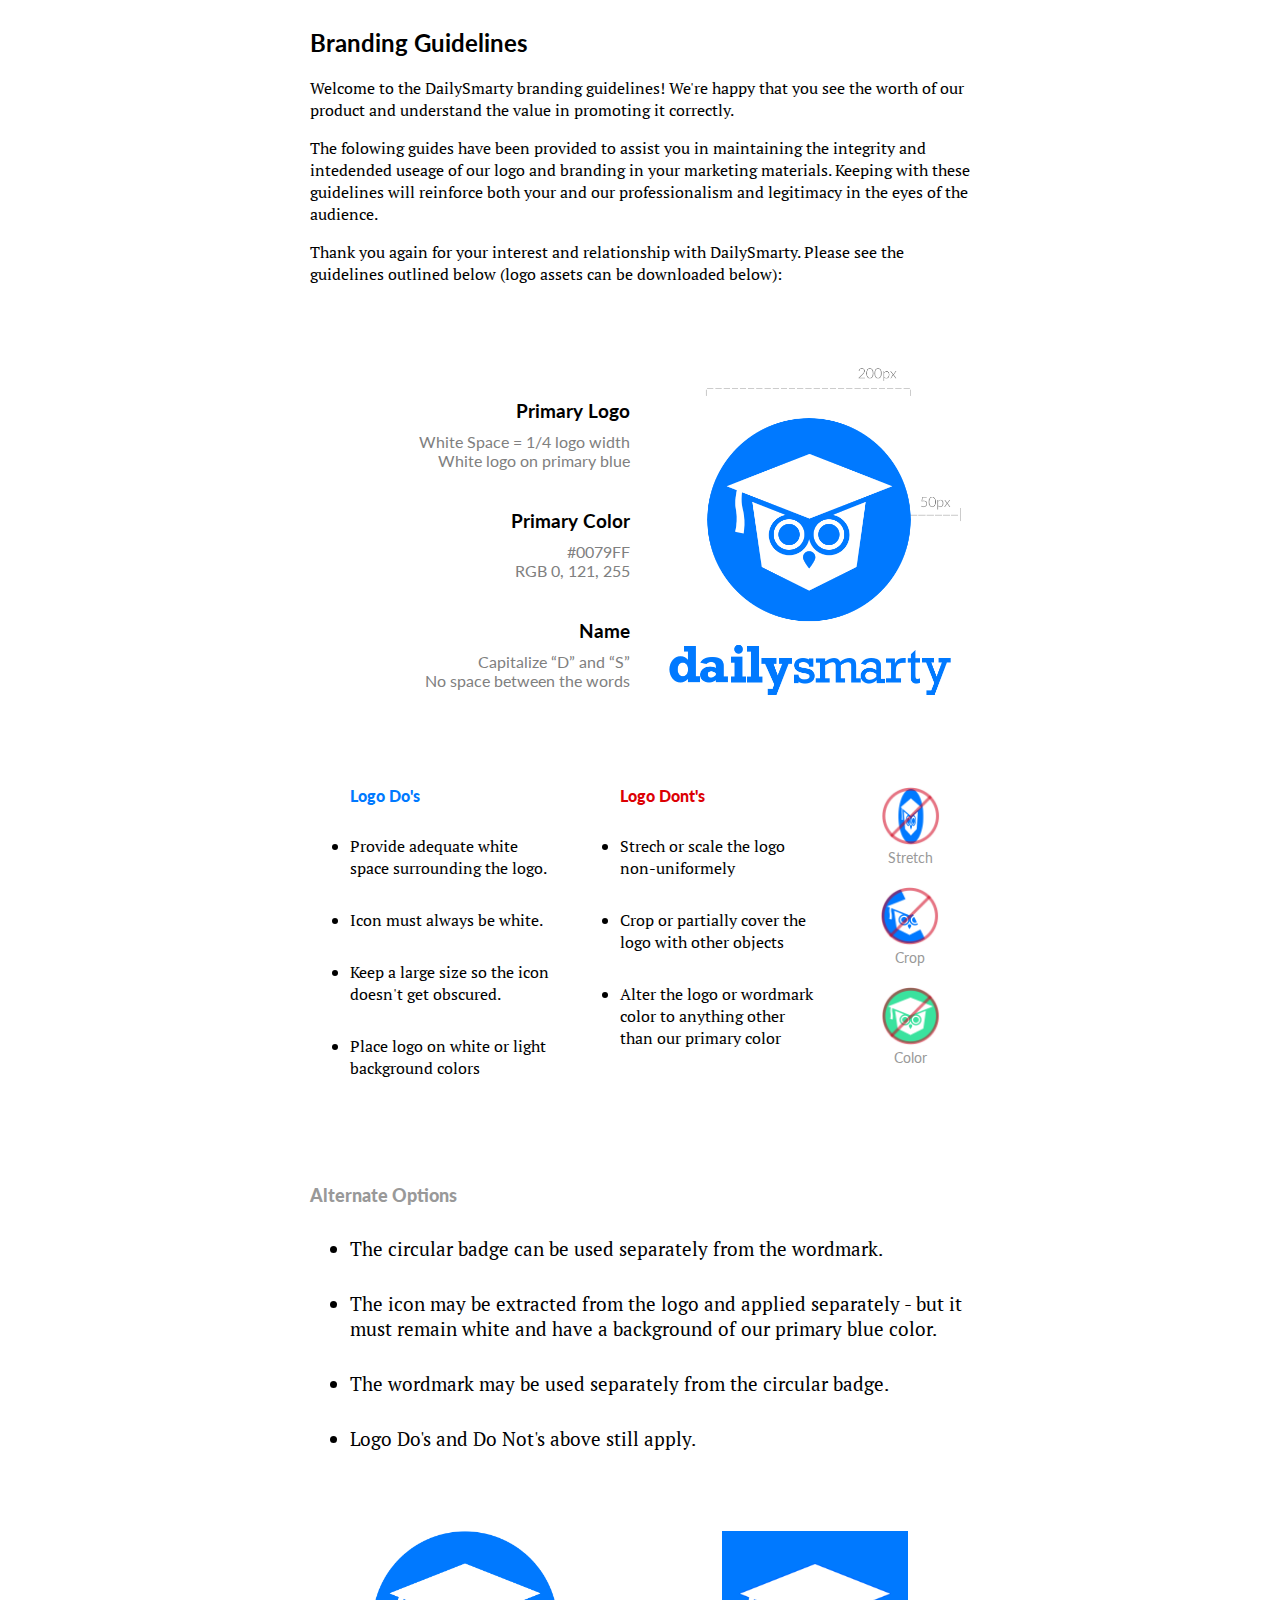
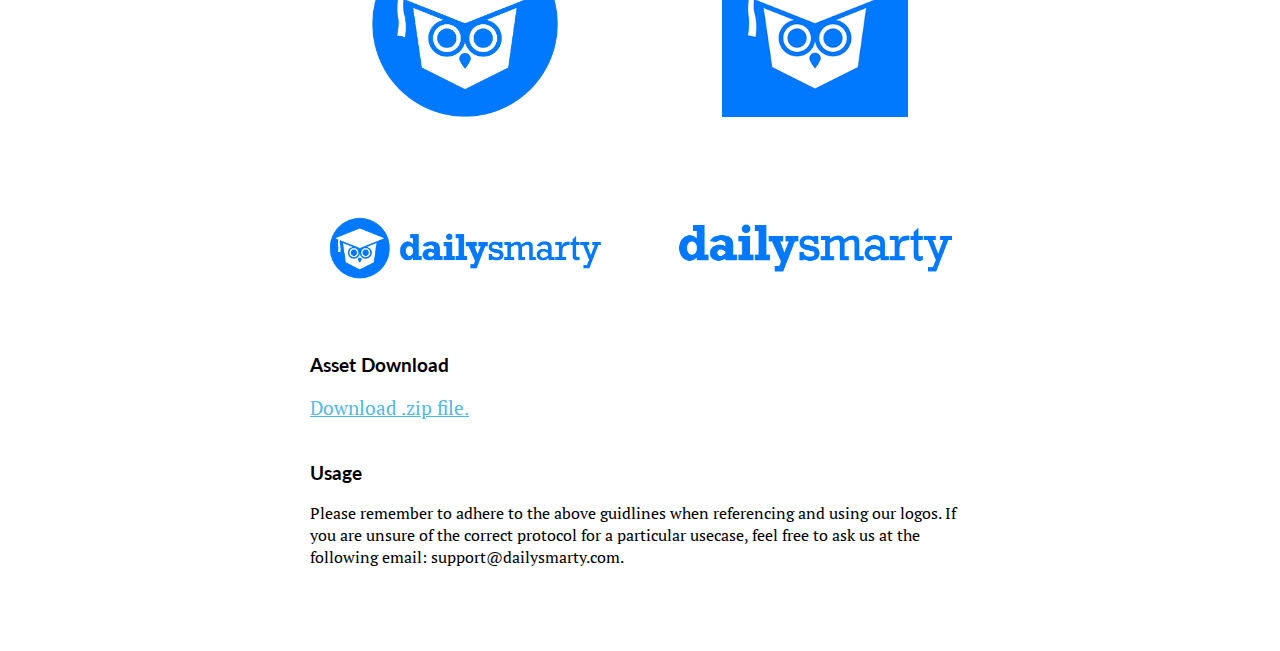
<file: DailySmarty/index.html>
<!DOCTYPE html>
<html lang='en'>

<head>
  <meta charset='UTF-8'>
  <title>CSS Grid</title>
  <link href="https://fonts.googleapis.com/css?family=Lato" rel="stylesheet">
  <link href="https://fonts.googleapis.com/css?family=PT+Serif" rel="stylesheet">

  <style>
    body {
      font-family: 'Lato', sans-serif;
      background-color: #ffffff;
    }
    p,
    li {
      font-family: 'PT Serif', serif;
    }
    .container {
        display: flex;
        justify-content: center;
    }
    .content-wrapper {
        width: 660px;
    }
    .style-details{
        display: grid;
        grid-template-columns: 1fr 1fr;
        grid-gap: 20px;
        margin-top: 75px;
        margin-bottom: 75px;
    }
    .style-details-text {
        text-align: right;
    }
    .style-details-text div{
        color: #808080;
        font-weight: normal;
    }
    .style-details-text h3 {
        margin-top: 40px;
        margin-bottom: 10px;
    }
    .style-details-logo img{
        width: 100%;
    }
    .dos_donts_wrapper{
        margin-top: 75px;
        margin-bottom: 75px;
        display: grid;
        grid-template-columns: 2fr 2fr 1fr;
        grid-gap: 30px;
    }
    .dont_image_box{
        text-align: center;
        margin-bottom: 20px;
    }
    .dont_image_box img{
        width: 50%;
    }
    .dont_image_box div{
        font-size: 14px;
        color: #999999
    }
    .dos_donts_heading{
        font-weight: 900;
        margin-bottom: 20px;
        margin-left: 40px;
    }
    .blue_text{
        color:#0079ff ;
    }
    .red_text{
        color:#dc0004 ;
    }
    .dos_donts_list li{
        margin-top: 30px;
        margin-bottom: 30px;
        font-size: 16px;
    }
    .alternate_options_wrapper {
        margin-top: 75px;
        margin-bottom: 75px;
    }
    .alternate_options_wrapper h3{
        color: #999999;
        font-size: 18px;
        font-weight: 900;
    }
    .alternate_options_wrapper li {
        margin-top: 30px;
        margin-bottom: 30px;
        font-size: 19px;
    }
    .alternate_options_images {
        margin-top: 80px;
        display: grid;
        grid-template-columns: repeat(2, 1fr);
        justify-items: center;
        grid-gap: 100px 40px;
    }
    .image_logos {
        width: 60%;
    }
    .text_logos {
        width: 90%;
    }
    .additional_branding_details {
        margin-top: 75px;
        margin-bottom: 75px;
    }
    .additional_branding_details a{
        color: #4fb8e8;
        font-size: 19px;
    }
    .additional_branding_details p {
        margin-bottom: 42px;
    }
    @media (max-width: 48em) {
        .style-details, .dos_donts_wrapper{
            grid-template-columns: 1fr;
            grid-gap: 50px;
        }
        .style-details-text {
            text-align: center;
        }
        
    }
  </style>
</head>

<body>

    <div class="container">

        <div class="content-wrapper">

            <h2>Branding Guidelines</h2>
<p>Welcome to the DailySmarty branding guidelines! We're happy that you see the worth of our product and understand the value in promoting it correctly.</p>

<p>The folowing guides have been provided to assist you in maintaining the integrity and intedended useage of our logo and branding in your marketing materials. Keeping with these guidelines will reinforce both your and our professionalism and legitimacy in the eyes of the audience.</p>

<p>Thank you again for your interest and relationship with DailySmarty. Please see the guidelines outlined below (logo assets can be downloaded below):</p>
        
    <div class="style-details">

        <div class="style-details-text">
        <h3>Primary Logo</h3>
        <div>White Space = 1/4 logo width</div>
        <div>White logo on primary blue</div>
        
        <h3>Primary Color</h3>
        <div>#0079FF</div>
        <div>RGB 0, 121, 255</div>
        
        <h3>Name</h3>
        <div>Capitalize “D” and “S”</div>
        <div>No space between the words</div>
        
        </div>
        <div class="style-details-logo">
        <img src="images/logo-with-margin.png" alt="">
        </div>
    </div>
    <div class="dos_donts_wrapper">
        <div class="dos_donts_list">
            <div class="dos_donts_heading blue_text">
                Logo Do's
            </div>
            <ul>
                <li>Provide adequate white space surrounding the logo.</li>
                <li>Icon must always be white.</li>
                <li>Keep a large size so the icon doesn't get obscured.</li>
                <li>Place logo on white or light background colors</li>
            </ul>
        </div>
        <div class="dos_donts_list">
            <div class="dos_donts_heading red_text">
                Logo Dont's
            </div>
            <ul>
                <li>Strech or scale the logo non-uniformely </li>
                <li>Crop or partially cover the logo with other objects</li>
                <li>Alter the logo or wordmark color to anything other than our primary color</li>
            </ul>
        </div>
            <div class="donts_images">
                <div class="dont_image_box">
                    <img src="images/dont_stretch.png" alt="">
                    <div> Stretch</div>
                </div>
                <div class="donts_images">
                    <div class="dont_image_box">
                        <img src="images/dont_crop.png" alt="">
                        <div> Crop</div>
                        </div>
                    <div class="donts_images">
                        <div class="dont_image_box">
                            <img src="images/dont_color.png" alt="">
                            <div> Color</div>
                    </div>
                    </div>
                    </div>
            </div>
        </div>
        <div class="alternate_options_wrapper">
            <h3>Alternate Options</h3>
            <ul>
                <li>The circular badge can be used separately from the wordmark.</li>
                <li>The icon may be extracted from the logo and applied separately - but it must remain white and have a background of our primary blue color.</li>
                <li>The wordmark may be used separately from the circular badge.</li>
                <li>Logo Do's and Do Not's above still apply.</li>
            </ul>
            <div class="alternate_options_images">
                <img class="image_logos" src="images/ds_circle_logo.png" alt="">
                <img class="image_logos" src="images/ds_square_logo.png" alt="">
                <img class="text_logos" src="images/ds_icon_text_logo.png" alt="">
                <img class="text_logos" src="images/ds_text_logo.png"  alt="">
            </div>
        </div>
        <div class="additional_branding_details">
            <h3>Asset Download</h3>
            <p>
                <a href="#">Download .zip file.</a>
            </p>
            <h3>Usage</h3>
            <p>
                Please remember to adhere to the above guidlines when referencing and using our logos. If you are unsure of the correct protocol for a particular usecase, feel free to ask us at the following email: support@dailysmarty.com.
            </p>
        </div>
        </div>
    </div>
    </body>

    </html>
</file>
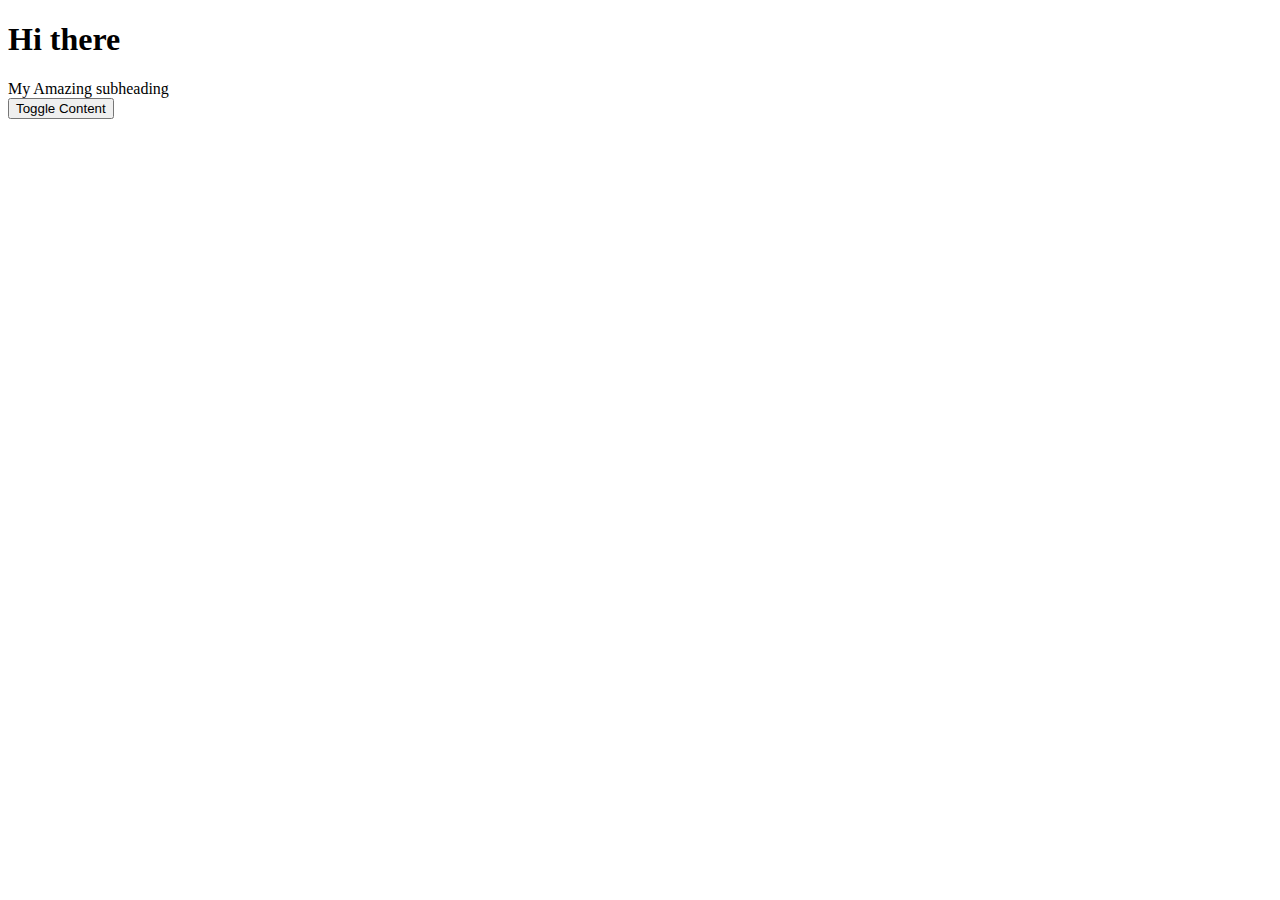
<file: querySelectors.html>
<!DOCTYPE html>
<html lang='en'>
<head>
  <meta charset='UTF-8'>
  <title></title>
  <style> 
.hideElement {
    visibility: hidden;
}
.showElement {
    display: block;
}
    </style>
</head>
<body>
    <div class ='widget showElement'>
  <div class = "mainHeading">
    <h1> Hi there </h1>
  </div>
  <div class = "subHeading">
    My Amazing subheading
  </div>
</div>

  <button onClick="contentToggle()">Toggle Content</button>
</body>
<script>    //Query Selector - just what you want.
    const widget = document.querySelector('.widget');

    function contentToggle() {
    if (widget.classList.contains('showElement')) {
      widget.classList.remove('showElement');
      widget.classList.add('hideElement');
    } else {
      widget.classList.remove('hideElement');
      widget.classList.add('showElement');
    }
  }
    


        //const headings = document.querySelectorAll('div');  //brings in all divs -querySelectorAll  brings back a nodelist
        //function contentToggle() {
        //    headings.forEach((heading) => {
        //        if (heading.classList.contains('showElement')) {
        //            heading.classList.remove('showElement');
        //            heading.classList.add('hideElement');
        //        } else {
        //            heading.classList.remove('hideElement');
        //            heading.classList.add('showElement');
        //        }
        //    })
        //}
    //const heading = document.querySelector('.mainHeading');
</script>
</html>
</file>
